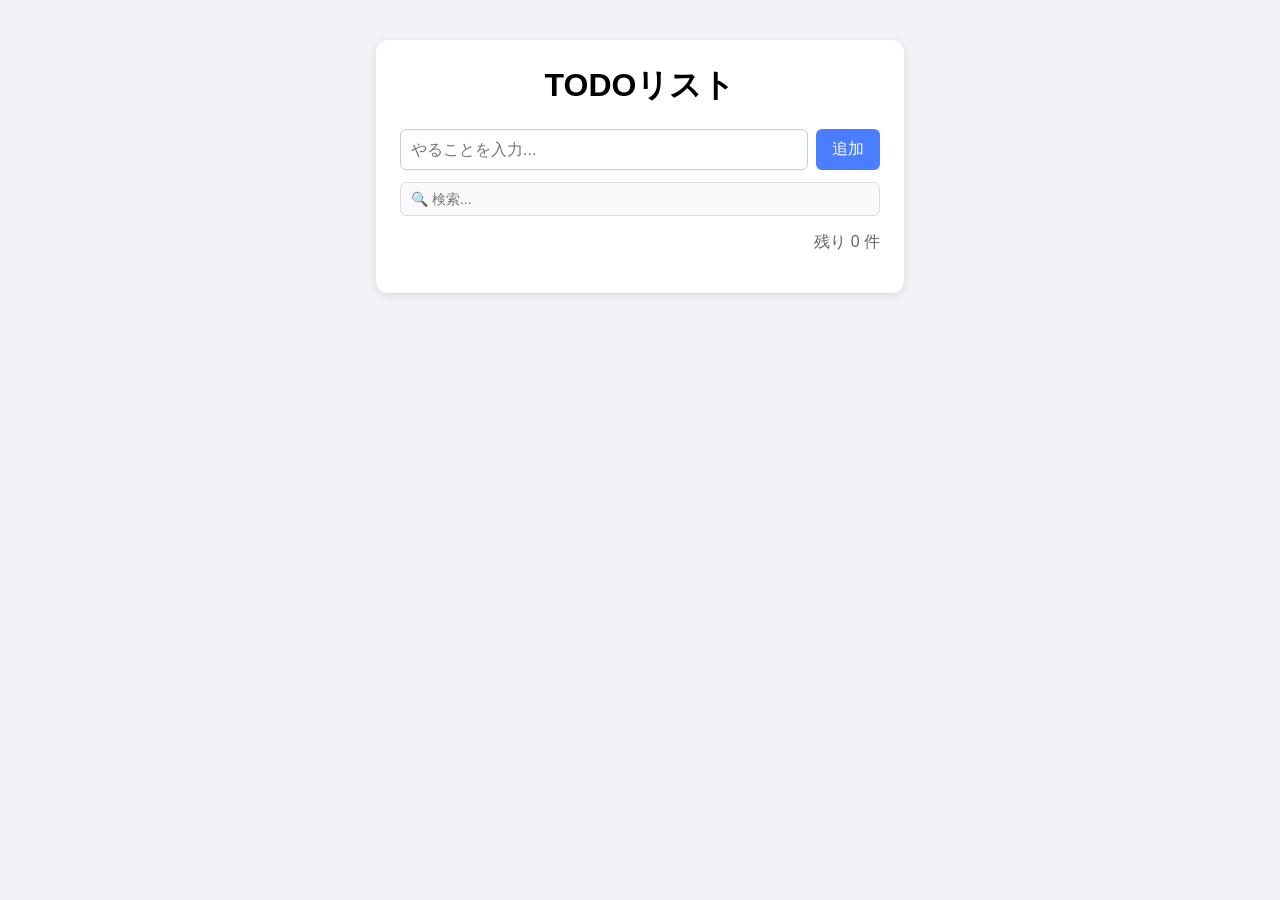
<file: TODOアプリ/index.html>
<!DOCTYPE html>
<html lang="ja">
<head>
  <meta charset="UTF-8">
  <meta name="viewport" content="width=device-width, initial-scale=1.0">
  <title>TODOアプリ</title>
  <link rel="stylesheet" href="style.css">
</head>
<body>
  <main class="app">
    <h1>TODOリスト</h1>

    <!-- ① 入力フォーム -->
    <form id="todo-form">
      <input id="todo-input" type="text" placeholder="やることを入力..." autocomplete="off">
      <button type="submit">追加</button>
    </form>

    <!-- 検索欄 -->
    <input id="search-input" type="search" placeholder="🔍 検索..." autocomplete="off">

    <!-- ② TODOの一覧（JavaScriptで中身を作る） -->
    <ul id="todo-list"></ul>

    <!-- ③ 残り件数 -->
    <p id="todo-count"></p>
  </main>

  <script src="script.js"></script>
</body>
</html>
</file>
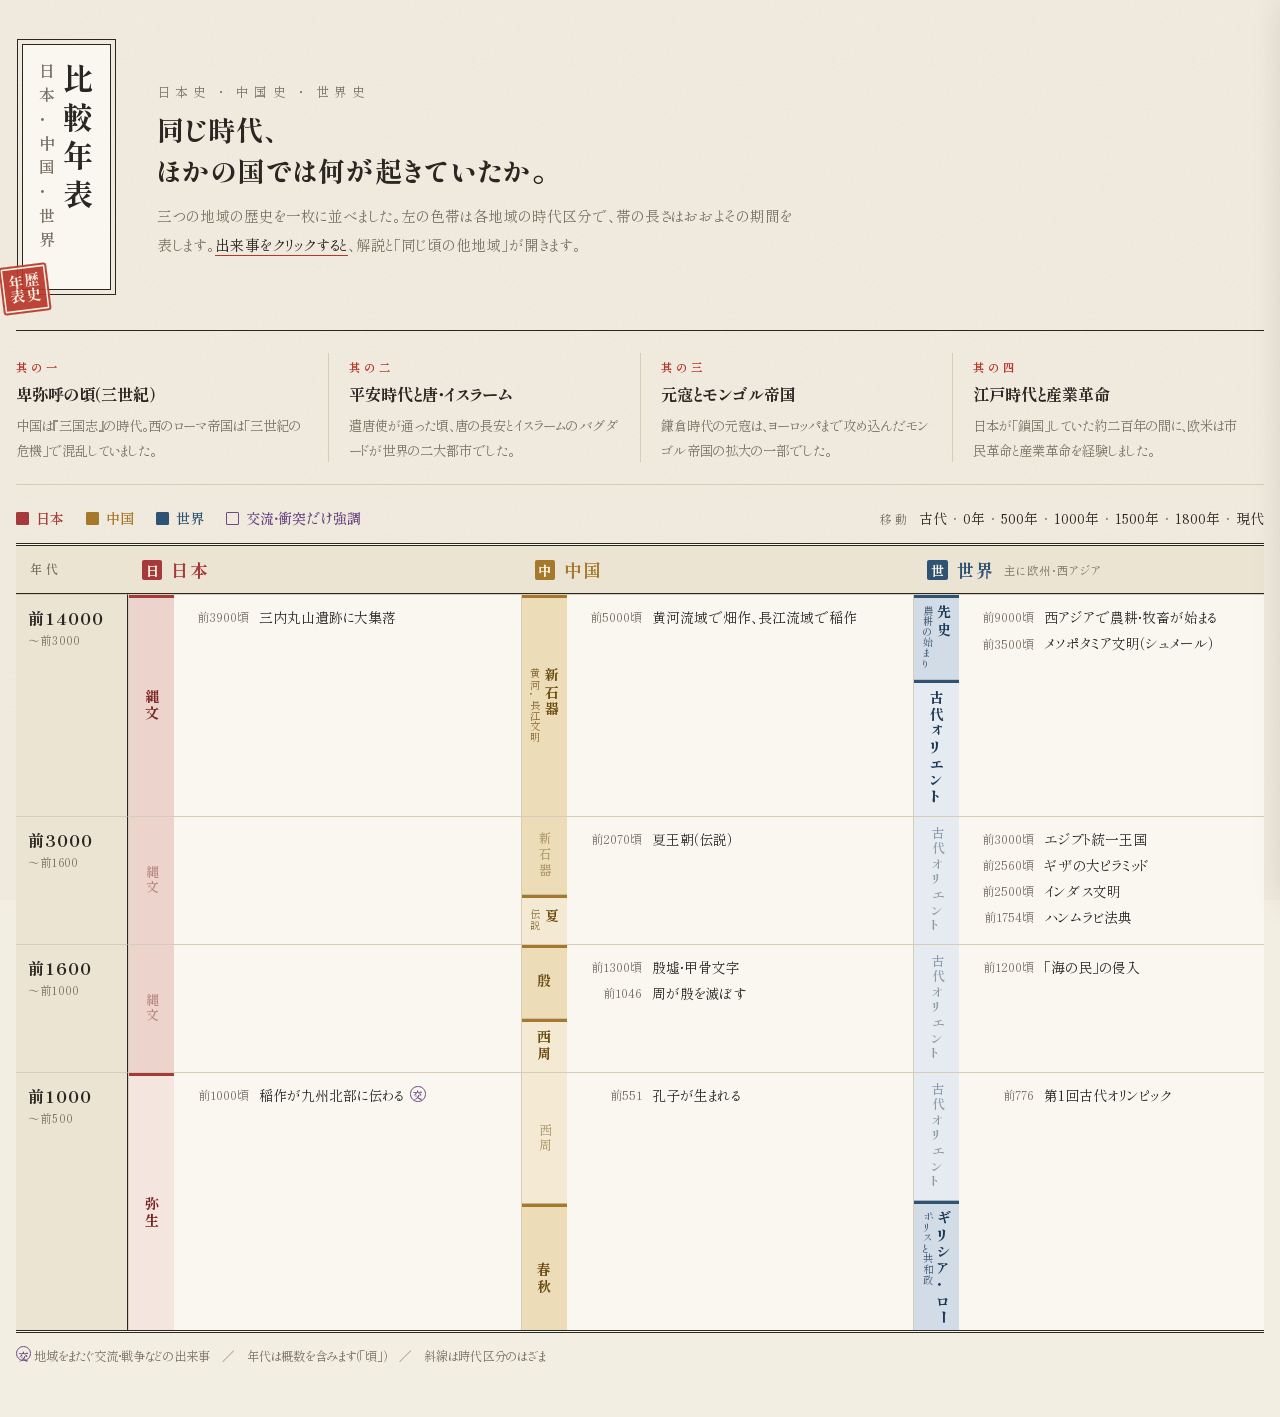
<file: 比較年表.html>
<!doctype html>
<html lang="ja">
<head>
<meta charset="utf-8">
<meta name="viewport" content="width=device-width, initial-scale=1">
<title>日中世界 比較年表</title>
<link rel="preconnect" href="https://fonts.googleapis.com">
<link rel="preconnect" href="https://fonts.gstatic.com" crossorigin>
<link href="https://fonts.googleapis.com/css2?family=Shippori+Mincho:wght@400;600;800&display=swap" rel="stylesheet">
<style>
:root{
  --paper:#f3eee2; --paper2:#ebe4d3; --card:#faf7f0; --ink:#2a2622; --sub:#7a7064; --rule:#d6ccb8; --rule2:#2a2622;
  --jp:#a63a3a; --jp1:#ecd4cc; --jp2:#f4e5df; --jpt:#7a2424;
  --cn:#a5782a; --cn1:#ecdcb8; --cn2:#f4ead3; --cnt:#6b4c10;
  --wd:#2e5374; --wd1:#d2dce6; --wd2:#e5ebf0; --wdt:#1c3955;
  --link:#6d4a83; --shu:#b8362a; --onshu:#fbf3e6;
  --grain:.07;
  --yearcol:112px; --eracol:46px; --evmin:200px;
}
@media (prefers-color-scheme: dark){
  :root:not([data-theme="light"]){
    --paper:#1b1916; --paper2:#25221d; --card:#201d19; --ink:#ebe4d6; --sub:#a59a89; --rule:#3d382f; --rule2:#cfc6b4;
    --jp:#e2897d; --jp1:#4a2a25; --jp2:#38221e; --jpt:#f3c6bd;
    --cn:#d9b46b; --cn1:#463a20; --cn2:#352d1b; --cnt:#f0daa9;
    --wd:#8fb4d6; --wd1:#24394b; --wd2:#1d2c39; --wdt:#cadbea;
    --link:#bf9fd4; --shu:#c4473a; --onshu:#fbefe3; --grain:.05;
  }
}
:root[data-theme="dark"]{
  --paper:#1b1916; --paper2:#25221d; --card:#201d19; --ink:#ebe4d6; --sub:#a59a89; --rule:#3d382f; --rule2:#cfc6b4;
  --jp:#e2897d; --jp1:#4a2a25; --jp2:#38221e; --jpt:#f3c6bd;
  --cn:#d9b46b; --cn1:#463a20; --cn2:#352d1b; --cnt:#f0daa9;
  --wd:#8fb4d6; --wd1:#24394b; --wd2:#1d2c39; --wdt:#cadbea;
  --link:#bf9fd4; --shu:#c4473a; --onshu:#fbefe3; --grain:.05;
}
*{box-sizing:border-box}
html{background:var(--paper)}
body{margin:0;color:var(--ink);background:var(--paper);
  font-family:"Shippori Mincho","Yu Mincho","YuMincho","Hiragino Mincho ProN","Noto Serif JP",serif;
  font-feature-settings:"palt";line-height:1.6;position:relative}
body::before{content:"";position:fixed;inset:0;pointer-events:none;z-index:0;opacity:var(--grain);
  background-image:url("data:image/svg+xml;utf8,<svg xmlns='http://www.w3.org/2000/svg' width='180' height='180'><filter id='n'><feTurbulence type='fractalNoise' baseFrequency='.85' numOctaves='3' stitchTiles='stitch'/><feColorMatrix values='0 0 0 0 .35 0 0 0 0 .27 0 0 0 0 .15 0 0 0 1 0'/></filter><rect width='100%25' height='100%25' filter='url(%23n)'/></svg>")}
.wrap{position:relative;z-index:1;max-width:1440px;margin:0 auto;padding:8px 16px 48px}

/* 表題 */
.masthead{display:grid;grid-template-columns:auto 1fr;gap:36px;align-items:center;padding:30px 0 26px;border-bottom:1px solid var(--rule2)}
.daisen{position:relative;margin:6px 10px 14px 6px;background:var(--card);border:1px solid var(--ink);
  outline:1px solid var(--ink);outline-offset:4px;padding:18px 12px 34px}
.daisen h1{writing-mode:vertical-rl;margin:0;font-weight:800;line-height:1.35}
.daisen h1 span{display:block}
.daisen .s{font-size:1rem;letter-spacing:.5em;color:var(--sub);font-weight:600}
.daisen .l{font-size:1.9rem;letter-spacing:.28em}
.seal{position:absolute;left:-22px;bottom:-24px;width:48px;height:48px;display:flex;align-items:center;justify-content:center;
  background:var(--shu);color:var(--onshu);border-radius:3px;transform:rotate(-7deg);
  box-shadow:inset 0 0 0 2px var(--shu),inset 0 0 0 3.5px var(--onshu);opacity:.92}
.seal span{writing-mode:vertical-rl;font-size:15px;line-height:1.05;height:2.15em;font-weight:800;letter-spacing:0}
.masthead>div:last-child{min-width:0}
.kicker{margin:0 0 6px;font-size:.8rem;letter-spacing:.4em;color:var(--sub)}
.masthead h2{margin:0 0 12px;font-size:1.7rem;font-weight:800;line-height:1.5;letter-spacing:.04em}
.lead{margin:0;max-width:44em;font-size:.92rem;line-height:1.95;color:var(--sub)}
.lead em{font-style:normal;color:var(--ink);border-bottom:1px solid var(--shu)}

/* 其の一〜四 */
.points{display:grid;grid-template-columns:repeat(4,1fr);padding:22px 0;border-bottom:1px solid var(--rule)}
.pt{padding:0 20px;border-left:1px solid var(--rule)}
.pt:first-child{border-left:0;padding-left:0}
.pt .no{font-size:.72rem;letter-spacing:.3em;color:var(--shu);font-weight:700}
.pt b{display:block;font-size:1.02rem;font-weight:800;margin:2px 0 6px}
.pt p{margin:0;font-size:.84rem;line-height:1.85;color:var(--sub)}

/* 操作 */
.controls{display:flex;flex-wrap:wrap;gap:10px 22px;align-items:center;margin:20px 0 12px;font-size:.88rem}
.controls label{display:inline-flex;gap:7px;align-items:center;cursor:pointer;user-select:none;font-weight:600}
.controls input{appearance:none;-webkit-appearance:none;margin:0;width:13px;height:13px;border:1.5px solid currentColor;
  border-radius:1px;display:grid;place-items:center;cursor:pointer;color:inherit;background:transparent}
.controls input:checked{background:currentColor}
.controls input:focus-visible{outline:2px solid var(--ink);outline-offset:2px}
.c-jp{color:var(--jp)} .c-cn{color:var(--cn)} .c-wd{color:var(--wd)} .c-lk{color:var(--link)}
.controls .spacer{flex:1}
.jump{display:flex;align-items:baseline;flex-wrap:wrap;gap:2px 0}
.jump .lbl{font-size:.74rem;letter-spacing:.2em;color:var(--sub);margin-right:10px}
.jump button{all:unset;cursor:pointer;font-size:.86rem;padding:2px 0}
.jump button+button::before{content:"・";color:var(--rule2);opacity:.5;margin:0 6px}
.jump button:hover{color:var(--shu)}
.jump button:focus-visible{outline:2px solid var(--ink)}

/* 年表本体 */
.scroller{overflow:auto;height:calc(100vh - 110px);min-height:440px;background:var(--card);
  border-top:3px double var(--rule2);border-bottom:3px double var(--rule2)}
.grid{display:grid;min-width:max-content}
.h{position:sticky;top:0;z-index:3;background:var(--paper2);padding:10px 14px 9px;
  border-bottom:1px solid var(--rule2);font-size:1.08rem;font-weight:800;letter-spacing:.12em;display:flex;align-items:center;gap:9px}
.h.hy{left:0;z-index:4;font-size:.78rem;color:var(--sub);letter-spacing:.3em;font-weight:600}
.h .mk{display:inline-grid;place-items:center;width:1.55em;height:1.55em;font-size:.82rem;color:var(--onshu);border-radius:2px;letter-spacing:0}
.h-jp{color:var(--jp)} .h-cn{color:var(--cn)} .h-wd{color:var(--wd)}
.h-jp .mk{background:var(--jp)} .h-cn .mk{background:var(--cn)} .h-wd .mk{background:var(--wd)}
.h small{font-weight:400;color:var(--sub);font-size:.72rem;letter-spacing:.05em}
.yc{position:sticky;left:0;z-index:2;background:var(--paper2);border-top:1px solid var(--rule);
  border-right:1px solid var(--rule2);padding:10px 12px}
.yc b{display:block;font-size:1.02rem;font-weight:800;letter-spacing:.06em}
.yc small{display:block;font-size:.72rem;color:var(--sub);font-variant-numeric:tabular-nums;letter-spacing:.02em}
.era{display:flex;flex-direction:column;border-top:1px solid var(--rule);border-left:1px solid var(--rule)}
.seg{display:flex;align-items:center;justify-content:center;padding:10px 0}
.seg>span{writing-mode:vertical-rl;display:block;line-height:1.15;white-space:nowrap}
.seg b{display:block;font-size:.88rem;font-weight:800;letter-spacing:.18em}
.seg small{display:block;font-size:.64rem;letter-spacing:.06em;opacity:.8;margin-right:3px}
.seg.cont b{font-weight:600;opacity:.45;font-size:.8rem}
.seg+.seg{border-top:1px solid color-mix(in srgb,var(--ink) 22%,transparent)}
.seg.gap{padding:0;min-height:6px;background:repeating-linear-gradient(135deg,transparent 0 3px,color-mix(in srgb,var(--ink) 14%,transparent) 3px 4px)}
.jp .s0{background:var(--jp1);color:var(--jpt)} .jp .s1{background:var(--jp2);color:var(--jpt)}
.cn .s0{background:var(--cn1);color:var(--cnt)} .cn .s1{background:var(--cn2);color:var(--cnt)}
.wd .s0{background:var(--wd1);color:var(--wdt)} .wd .s1{background:var(--wd2);color:var(--wdt)}
.jp .start{box-shadow:inset 0 3px 0 var(--jp)} .cn .start{box-shadow:inset 0 3px 0 var(--cn)} .wd .start{box-shadow:inset 0 3px 0 var(--wd)}
.evs{border-top:1px solid var(--rule);padding:9px 14px 11px;font-size:.87rem}
.ev{display:grid;grid-template-columns:4.4em 1fr;gap:10px;cursor:pointer;padding:2px 5px;margin:0 -5px;transition:opacity .15s}
.ev .y{text-align:right;color:var(--sub);font-size:.76rem;font-variant-numeric:tabular-nums;padding-top:.18em;white-space:nowrap}
.ev .t{line-height:1.6}
.ev:hover .t{text-decoration:underline;text-decoration-thickness:1px;text-underline-offset:4px;text-decoration-color:var(--sub)}
.ev:focus-visible{outline:1.5px solid var(--ink)}
.ev.link .t::after{content:"交";display:inline-grid;place-items:center;width:1.35em;height:1.35em;margin-left:6px;
  font-size:.62rem;font-weight:800;color:var(--link);border:1px solid var(--link);border-radius:50%;vertical-align:.15em;text-decoration:none}
.ev.sel{background:color-mix(in srgb,var(--shu) 10%,transparent);box-shadow:inset 2px 0 0 var(--shu)}
body.hl .ev:not(.link){opacity:.2}
body.hl .ev.link .t{color:var(--link);font-weight:600}
.legend{font-size:.78rem;color:var(--sub);margin:12px 0 0;line-height:1.9}
.legend .lk{display:inline-grid;place-items:center;width:1.4em;height:1.4em;font-size:.66rem;font-weight:800;color:var(--link);
  border:1px solid var(--link);border-radius:50%;vertical-align:.05em}

/* 解説パネル */
.panel{position:fixed;top:0;right:0;width:420px;max-width:100%;height:100%;z-index:20;background:var(--card);
  border-left:3px double var(--rule2);box-shadow:-14px 0 34px rgba(40,28,14,.16);padding:30px 28px 36px;overflow-y:auto;
  transform:translateX(105%);transition:transform .25s ease}
.panel.open{transform:none}
.panel .close{position:absolute;top:14px;right:14px;border:0;background:none;color:var(--sub);font:inherit;font-size:.8rem;
  letter-spacing:.2em;cursor:pointer;padding:4px 6px}
.panel .close:hover{color:var(--shu)}
.p-head{display:flex;align-items:center;gap:10px;flex-wrap:wrap}
.p-mark{display:inline-grid;place-items:center;width:2.1em;height:2.1em;font-weight:800;font-size:.9rem;color:var(--onshu);
  border-radius:3px;transform:rotate(-5deg);box-shadow:inset 0 0 0 2px transparent}
.p-mark.jp{background:var(--jp)} .p-mark.cn{background:var(--cn)} .p-mark.wd{background:var(--wd)}
.p-rn{font-size:.82rem;letter-spacing:.3em;color:var(--sub)}
.p-lk{font-size:.74rem;color:var(--link);border:1px solid var(--link);padding:1px 8px;border-radius:999px;letter-spacing:.08em}
.p-year{margin:18px 0 0;font-size:2.1rem;font-weight:800;line-height:1.1;font-variant-numeric:tabular-nums;letter-spacing:.02em}
.p-year small{font-size:.9rem;font-weight:600;margin-left:2px}
.panel h2{margin:6px 0 16px;font-size:1.32rem;font-weight:800;line-height:1.55;padding-bottom:14px;border-bottom:1px solid var(--rule2)}
.p-desc{font-size:.95rem;line-height:2.05;margin:0 0 24px}
.panel h3{display:flex;align-items:center;gap:12px;margin:22px 0 10px;font-size:.74rem;letter-spacing:.3em;color:var(--sub);font-weight:600}
.panel h3::after{content:"";flex:1;height:1px;background:var(--rule)}
.p-eras{display:grid;grid-template-columns:auto 1fr;gap:6px 14px;font-size:.9rem}
.p-eras .rn{font-weight:800;letter-spacing:.1em}
.p-near{display:flex;flex-direction:column}
.p-near button{all:unset;cursor:pointer;display:grid;grid-template-columns:10px 4.4em 1fr;gap:10px;align-items:baseline;
  font-size:.87rem;padding:6px 6px;border-bottom:1px dotted var(--rule)}
.p-near button:hover{background:var(--paper2)}
.p-near button:focus-visible{outline:1.5px solid var(--ink)}
.p-near .y{color:var(--sub);font-size:.76rem;text-align:right;font-variant-numeric:tabular-nums}
.p-near .dot{width:8px;height:8px;border-radius:1px;transform:translateY(-1px)}
.p-none{font-size:.85rem;color:var(--sub)}

@media (max-width:900px){
  .points{grid-template-columns:1fr 1fr;gap:18px 0}
  .pt:nth-child(3){border-left:0;padding-left:0}
}
@media (max-width:640px){
  :root{--yearcol:78px;--eracol:36px;--evmin:160px}
  .masthead{gap:20px;padding:22px 0 20px}
  .daisen .l{font-size:1.4rem} .daisen .s{font-size:.85rem}
  .masthead h2{font-size:1.2rem}
  .lead{font-size:.86rem}
  .points{grid-template-columns:1fr;gap:0}
  .pt{border-left:0;padding:12px 0;border-top:1px solid var(--rule)}
  .pt:first-child{border-top:0}
  .yc{padding:8px 8px} .yc b{font-size:.88rem}
  .seg b{font-size:.78rem;letter-spacing:.1em}
  .evs{font-size:.82rem;padding:8px 9px}
  .ev{grid-template-columns:1fr;gap:0}
  .ev .y{text-align:left}
  .panel{top:auto;bottom:0;height:auto;max-height:74vh;width:100%;border-left:0;border-top:3px double var(--rule2);
    transform:translateY(105%);box-shadow:0 -12px 30px rgba(40,28,14,.2);padding:24px 20px 30px}
}
</style>
</head>
<body>
<div class="wrap">
  <header class="masthead">
    <div class="daisen">
      <h1><span class="l">比較年表</span><span class="s">日本・中国・世界</span></h1>
      <div class="seal" aria-hidden="true"><span>歴史年表</span></div>
    </div>
    <div>
      <p class="kicker">日本史 ・ 中国史 ・ 世界史</p>
      <h2>同じ時代、<br>ほかの国では何が起きていたか。</h2>
      <p class="lead">三つの地域の歴史を一枚に並べました。左の色帯は各地域の時代区分で、帯の長さはおおよその期間を表します。<em>出来事をクリックすると</em>、解説と「同じ頃の他地域」が開きます。</p>
    </div>
  </header>

  <section class="points">
    <div class="pt"><span class="no">其の一</span><b>卑弥呼の頃（三世紀）</b><p>中国は『三国志』の時代。西のローマ帝国は「三世紀の危機」で混乱していました。</p></div>
    <div class="pt"><span class="no">其の二</span><b>平安時代と唐・イスラーム</b><p>遣唐使が通った頃、唐の長安とイスラームのバグダードが世界の二大都市でした。</p></div>
    <div class="pt"><span class="no">其の三</span><b>元寇とモンゴル帝国</b><p>鎌倉時代の元寇は、ヨーロッパまで攻め込んだモンゴル帝国の拡大の一部でした。</p></div>
    <div class="pt"><span class="no">其の四</span><b>江戸時代と産業革命</b><p>日本が「鎖国」していた約二百年の間に、欧米は市民革命と産業革命を経験しました。</p></div>
  </section>

  <div class="controls">
    <label class="c-jp"><input type="checkbox" data-r="jp" checked>日本</label>
    <label class="c-cn"><input type="checkbox" data-r="cn" checked>中国</label>
    <label class="c-wd"><input type="checkbox" data-r="wd" checked>世界</label>
    <label class="c-lk"><input type="checkbox" id="hl">交流・衝突だけ強調</label>
    <span class="spacer"></span>
    <div class="jump"><span class="lbl">移動</span><span id="jump" style="display:contents"></span></div>
  </div>

  <div class="scroller" id="scroller"><div class="grid" id="grid"></div></div>
  <p class="legend"><span class="lk">交</span> 地域をまたぐ交流・戦争などの出来事　／　年代は概数を含みます（「頃」）　／　斜線は時代区分のはざま</p>
</div>

<aside class="panel" id="panel" aria-hidden="true">
  <button class="close" id="pclose" aria-label="閉じる">閉じる ×</button>
  <div id="pbody"></div>
</aside>

<script>
const REGIONS=[
  {key:"jp",name:"日本",sub:""},
  {key:"cn",name:"中国",sub:""},
  {key:"wd",name:"世界",sub:"主に欧州・西アジア"},
];
const ROWS=[-14000,-3000,-1600,-1000,-500,-200,0,100,200,300,400,500,600,700,800,900,1000,1100,1200,1300,1400,1500,1600,1700,1800,1850,1900,1925,1950,1975,2000,2027];

// [開始, 終了, 名前]
const ERAS={
 jp:[[-14000,-1000,"縄文"],[-1000,250,"弥生"],[250,592,"古墳"],[592,710,"飛鳥"],[710,794,"奈良"],[794,1185,"平安"],
     [1185,1333,"鎌倉"],[1336,1392,"南北朝"],[1392,1467,"室町"],[1467,1573,"戦国"],[1573,1603,"安土桃山"],
     [1603,1868,"江戸"],[1868,1912,"明治"],[1912,1926,"大正"],[1926,1989,"昭和"],[1989,2019,"平成"],[2019,2027,"令和"]],
 cn:[[-14000,-2070,"新石器（黄河・長江文明）"],[-2070,-1600,"夏（伝説）"],[-1600,-1046,"殷"],[-1046,-770,"西周"],
     [-770,-403,"春秋"],[-403,-221,"戦国"],[-221,-206,"秦"],[-206,8,"前漢"],[8,23,"新"],[25,220,"後漢"],[220,280,"三国"],
     [280,316,"西晋"],[316,420,"東晋・五胡十六国"],[420,589,"南北朝"],[589,618,"隋"],[618,907,"唐"],[907,960,"五代十国"],
     [960,1127,"北宋"],[1127,1279,"南宋（北は金）"],[1279,1368,"元"],[1368,1644,"明"],[1644,1912,"清"],
     [1912,1949,"中華民国"],[1949,2027,"中華人民共和国"]],
 wd:[[-14000,-3500,"先史（農耕の始まり）"],[-3500,-800,"古代オリエント"],[-800,-27,"ギリシア・ローマ（ポリスと共和政）"],
     [-27,476,"ローマ帝国"],[476,1453,"中世"],[1453,1789,"近世（ルネサンス・大航海）"],
     [1789,1914,"近代（革命と帝国主義）"],[1914,1945,"世界大戦"],[1945,1991,"冷戦"],[1991,2027,"現代（グローバル化）"]],
};

// [年, 出来事, フラグ]  c=頃  l=地域間の交流・衝突
const EVENTS={
 jp:[[-3900,"三内丸山遺跡に大集落","c"],[-1000,"稲作が九州北部に伝わる","cl"],[57,"奴国王が後漢から金印を授かる","l"],
   [239,"卑弥呼が魏に使いを送る","l"],[350,"ヤマト王権が勢力を広げる","c"],[538,"百済から仏教が伝わる","l"],
   [593,"聖徳太子が政治に参加"],[604,"十七条の憲法"],[607,"遣隋使（小野妹子）","l"],[630,"第1回遣唐使","l"],
   [645,"大化の改新"],[663,"白村江の戦いで唐・新羅に敗れる","l"],[701,"大宝律令"],[710,"平城京に遷都"],
   [743,"墾田永年私財法"],[752,"東大寺の大仏開眼"],[754,"鑑真が来日","l"],[794,"平安京に遷都"],[894,"遣唐使の停止","l"],
   [935,"平将門の乱"],[1008,"『源氏物語』","c"],[1016,"藤原道長が摂政に"],[1086,"白河上皇が院政を始める"],
   [1167,"平清盛が太政大臣に"],[1185,"壇ノ浦の戦い／守護・地頭の設置"],[1192,"源頼朝が征夷大将軍に"],
   [1221,"承久の乱"],[1274,"元寇（1274文永の役・1281弘安の役）","l"],[1333,"鎌倉幕府が滅ぶ／建武の新政"],
   [1338,"足利尊氏が征夷大将軍に"],[1392,"南北朝の合一"],[1404,"日明（勘合）貿易が始まる","l"],[1467,"応仁の乱"],
   [1543,"鉄砲伝来","l"],[1549,"ザビエルがキリスト教を伝える","l"],[1560,"桶狭間の戦い"],[1573,"室町幕府が滅ぶ"],
   [1590,"豊臣秀吉が全国統一"],[1592,"朝鮮出兵（文禄・慶長の役）","l"],[1600,"関ヶ原の戦い"],[1603,"江戸幕府が開かれる"],
   [1639,"ポルトガル船の来航禁止（鎖国の完成）","l"],[1716,"享保の改革"],[1774,"『解体新書』（蘭学）","l"],
   [1787,"寛政の改革"],[1841,"天保の改革"],[1853,"ペリー来航","l"],[1854,"日米和親条約","l"],[1867,"大政奉還"],
   [1868,"明治維新"],[1889,"大日本帝国憲法"],[1894,"日清戦争","l"],[1904,"日露戦争","l"],[1910,"韓国併合","l"],
   [1914,"第一次世界大戦に参戦","l"],[1923,"関東大震災"],[1925,"普通選挙法"],[1931,"満州事変","l"],
   [1937,"日中戦争","l"],[1941,"太平洋戦争","l"],[1945,"ポツダム宣言を受諾し敗戦","l"],[1946,"日本国憲法の公布"],
   [1951,"サンフランシスコ平和条約","l"],[1956,"国際連合に加盟","l"],[1964,"東京オリンピック"],[1972,"日中国交正常化","l"],
   [1991,"バブル経済の崩壊","c"],[1995,"阪神・淡路大震災"],[2011,"東日本大震災"],[2019,"令和に改元"]],
 cn:[[-5000,"黄河流域で畑作、長江流域で稲作","c"],[-2070,"夏王朝（伝説）","c"],[-1300,"殷墟・甲骨文字","c"],
   [-1046,"周が殷を滅ぼす"],[-551,"孔子が生まれる"],[-403,"戦国時代に入る"],[-221,"始皇帝が中国を統一"],
   [-202,"劉邦が漢を建てる"],[-139,"張騫を西域へ派遣（シルクロード）","l"],[-91,"司馬遷『史記』","c"],
   [8,"王莽が新を建てる"],[25,"光武帝が後漢を建てる"],[105,"蔡倫が製紙法を改良"],[166,"ローマ皇帝の使者が来る（大秦王安敦）","l"],
   [184,"黄巾の乱"],[208,"赤壁の戦い"],[220,"後漢が滅び三国時代へ"],[280,"晋が中国を統一"],[316,"西晋が滅ぶ"],
   [439,"北魏が華北を統一"],[589,"隋が中国を統一"],[610,"大運河が完成"],[618,"唐が建国"],[629,"玄奘がインドへ旅立つ","l"],
   [690,"則天武后が即位"],[712,"玄宗が即位（開元の治）"],[751,"タラス河畔の戦い","l"],[755,"安史の乱"],[875,"黄巣の乱"],
   [907,"唐が滅ぶ"],[960,"宋が建国"],[1127,"靖康の変（金が北宋を滅ぼす）"],[1206,"チンギス・ハンがモンゴルを統一","l"],
   [1271,"フビライが国号を「元」に"],[1279,"南宋が滅ぶ"],[1275,"マルコ・ポーロが元に到着","cl"],[1368,"朱元璋が明を建てる"],
   [1405,"鄭和の南海遠征","l"],[1421,"北京に遷都"],[1557,"ポルトガルがマカオに居住","l"],[1644,"明が滅び、清が北京へ"],
   [1661,"康熙帝が即位"],[1689,"ネルチンスク条約（ロシアと国境画定）","l"],[1735,"乾隆帝が即位"],
   [1840,"アヘン戦争","l"],[1851,"太平天国の乱"],[1894,"日清戦争","l"],[1900,"義和団事件","l"],[1911,"辛亥革命"],
   [1912,"中華民国の成立・清の滅亡"],[1919,"五・四運動"],[1921,"中国共産党の結成"],[1937,"日中戦争","l"],
   [1949,"中華人民共和国の成立"],[1950,"朝鮮戦争に参戦","l"],[1966,"文化大革命"],[1978,"改革開放"],[1989,"天安門事件"],
   [1997,"香港返還","l"],[2008,"北京オリンピック"],[2010,"GDPが世界2位に","l"]],
 wd:[[-9000,"西アジアで農耕・牧畜が始まる","c"],[-3500,"メソポタミア文明（シュメール）","c"],[-3000,"エジプト統一王国","c"],
   [-2560,"ギザの大ピラミッド","c"],[-2500,"インダス文明","c"],[-1754,"ハンムラビ法典","c"],[-1200,"「海の民」の侵入","c"],
   [-776,"第1回古代オリンピック"],[-500,"釈迦が仏教を開く","c"],[-490,"ペルシア戦争"],
   [-334,"アレクサンドロス大王の東方遠征"],[-264,"ポエニ戦争"],[-44,"カエサル暗殺"],[-27,"ローマ帝政の始まり"],
   [-4,"イエスが生まれる","c"],[96,"ローマ「五賢帝」時代"],[235,"「3世紀の危機」"],[313,"ミラノ勅令（キリスト教公認）"],
   [375,"ゲルマン人の大移動"],[395,"ローマ帝国が東西に分裂"],[476,"西ローマ帝国が滅ぶ"],
   [527,"ユスティニアヌス帝（ビザンツ帝国）"],[610,"ムハンマドがイスラームを開く","c"],[732,"トゥール・ポワティエ間の戦い"],
   [751,"タラス河畔の戦い（製紙法が西へ）","l"],[762,"バグダード建設"],[800,"カール大帝の戴冠"],[962,"神聖ローマ帝国の成立"],
   [1096,"第1回十字軍"],[1215,"マグナ・カルタ"],[1241,"モンゴル軍が東欧に侵攻","l"],[1299,"オスマン帝国の成立","c"],
   [1347,"ペストの大流行"],[1445,"グーテンベルクの活版印刷","c"],[1453,"ビザンツ帝国が滅ぶ"],
   [1492,"コロンブスがアメリカに到達"],[1498,"ヴァスコ・ダ・ガマがインドに到達","l"],[1517,"ルターの宗教改革"],
   [1522,"マゼラン艦隊が世界一周"],[1588,"英がスペイン無敵艦隊を破る"],[1600,"イギリス東インド会社","l"],
   [1618,"三十年戦争"],[1688,"名誉革命"],[1760,"イギリスで産業革命","c"],[1776,"アメリカ独立宣言"],
   [1789,"フランス革命"],[1804,"ナポレオンが皇帝に"],[1861,"アメリカ南北戦争"],[1871,"ドイツ帝国の成立"],
   [1914,"第一次世界大戦","l"],[1917,"ロシア革命"],[1929,"世界恐慌"],[1939,"第二次世界大戦","l"],[1945,"国際連合の発足"],
   [1950,"朝鮮戦争","l"],[1962,"キューバ危機"],[1969,"アポロ11号が月面着陸"],[1989,"ベルリンの壁崩壊"],
   [1991,"ソ連の崩壊"],[1993,"EUの発足"],[2001,"アメリカ同時多発テロ"],[2008,"リーマン・ショック"],
   [2020,"新型コロナウイルスの世界的流行"],[2022,"ロシアのウクライナ侵攻"]],
};

const JUMPS=[["古代",-14000],["0年",0],["500年",500],["1000年",1000],["1500年",1500],["1800年",1800],["現代",1950]];

const fmt=y=>y<0?`前${-y}`:y===0?"紀元":`${y}`;
const KAN=["","一","二","三","四","五","六","七","八","九","十"];
const kan=n=>n<=10?KAN[n]:(n<20?"十":KAN[Math.floor(n/10)]+"十")+KAN[n%10];
function rowLabel(a,b){
  if(a>=0&&b-a===100&&a<1800) return `<b>${kan(a/100+1)}世紀</b><small>${a}–${b-1}</small>`;
  if(b===2027) return `<b>${a}</b><small>〜現在</small>`;
  return `<b>${fmt(a)}</b><small>〜${b<=0?fmt(b===0?-1:b):b-1}</small>`;
}
function eraCell(key,a,b){
  const list=ERAS[key];let cur=a,out="";
  list.forEach((e,i)=>{
    const s=Math.max(e[0],a),t=Math.min(e[1],b);
    if(t<=s) return;
    if(s>cur) out+=`<div class="seg gap" style="flex:${s-cur}"></div>`;
    const cont=e[0]<a, m=e[2].match(/^(.*?)（(.*)）$/), main=m?m[1]:e[2];
    const label=cont?`<b>${main}</b>`:`<b>${main}</b>${m?`<small>${m[2]}</small>`:""}`;
    out+=`<div class="seg s${i%2}${cont?" cont":" start"}" style="flex:${t-s}" title="${e[2]}（${fmt(e[0])}〜${e[1]===2027?"現在":fmt(e[1])}）"><span>${label}</span></div>`;
    cur=t;
  });
  if(cur<b) out+=`<div class="seg gap" style="flex:${b-cur}"></div>`;
  return `<div class="era ${key}">${out}</div>`;
}
const yLabel=e=>`${fmt(e[0])}${(e[2]||"").includes("c")?"頃":""}`;
function evCell(key,a,b,last){
  const evs=EVENTS[key].map((e,i)=>[e,i]).filter(([e])=>e[0]>=a&&(e[0]<b||(last&&e[0]<=b))).sort((x,y)=>x[0][0]-y[0][0]);
  return `<div class="evs">${evs.map(([e,i])=>{
    const f=e[2]||"";
    return `<div class="ev${f.includes("l")?" link":""}" role="button" tabindex="0" data-k="${key}" data-i="${i}"><span class="y">${yLabel(e)}</span><span class="t">${e[1]}</span></div>`;
  }).join("")}</div>`;
}
const state={jp:true,cn:true,wd:true};
const grid=document.getElementById("grid");
function render(){
  const vis=REGIONS.filter(r=>state[r.key]);
  grid.style.gridTemplateColumns=`var(--yearcol) `+vis.map(()=>`var(--eracol) minmax(var(--evmin),1fr)`).join(" ");
  let h=`<div class="h hy">年代</div>`+vis.map(r=>`<div class="h h-${r.key}" style="grid-column:span 2"><span class="mk">${r.name[0]}</span>${r.name}${r.sub?`<small>${r.sub}</small>`:""}</div>`).join("");
  for(let i=0;i<ROWS.length-1;i++){
    const a=ROWS[i],b=ROWS[i+1],last=i===ROWS.length-2;
    h+=`<div class="yc" id="r${a}">${rowLabel(a,b)}</div>`+vis.map(r=>eraCell(r.key,a,b)+evCell(r.key,a,b,last)).join("");
  }
  grid.innerHTML=h;
}
document.querySelectorAll("[data-r]").forEach(cb=>cb.addEventListener("change",()=>{
  state[cb.dataset.r]=cb.checked;
  if(!Object.values(state).some(Boolean)){cb.checked=true;state[cb.dataset.r]=true;}
  render();
}));
document.getElementById("hl").addEventListener("change",e=>document.body.classList.toggle("hl",e.target.checked));
const scroller=document.getElementById("scroller");
document.getElementById("jump").innerHTML=JUMPS.map(([n,y])=>`<button data-y="${y}">${n}</button>`).join("");
document.getElementById("jump").addEventListener("click",e=>{
  const y=e.target.dataset&&e.target.dataset.y; if(y===undefined) return;
  const el=document.getElementById("r"+y); if(!el) return;
  scroller.scrollTo({top:el.offsetTop-scroller.querySelector(".h").offsetHeight,behavior:"smooth"});
});

// 出来事の説明（地域ごと、出来事名をキーにする）
const DESC={
 jp:{
  "三内丸山遺跡に大集落":"青森県にある縄文時代の大規模な集落跡。約1500年にわたって人々が定住し、大型の掘立柱建物やクリの栽培の跡が見つかっています。",
  "稲作が九州北部に伝わる":"大陸や朝鮮半島から水田稲作が伝わり、弥生時代が始まりました。食料を蓄えられるようになり、貧富の差やムラ同士の争いが生まれました。",
  "奴国王が後漢から金印を授かる":"福岡県付近にあった奴国の王が後漢の光武帝に使いを送り、「漢委奴国王」の金印を授かりました。江戸時代に志賀島で発見されています。",
  "卑弥呼が魏に使いを送る":"邪馬台国の女王・卑弥呼が魏に使いを送り、「親魏倭王」の称号と銅鏡などを授かりました。『魏志』倭人伝に記録が残っています。",
  "ヤマト王権が勢力を広げる":"奈良盆地を中心とする豪族の連合が各地に勢力を広げました。巨大な前方後円墳がその力を示しています。",
  "百済から仏教が伝わる":"朝鮮半島の百済の聖明王から仏像や経典が贈られました（552年説もあります）。受け入れをめぐって蘇我氏と物部氏が対立しました。",
  "聖徳太子が政治に参加":"推古天皇のもとで聖徳太子（厩戸王）が蘇我馬子と協力して政治を行い、天皇中心の国づくりを進めました。",
  "十七条の憲法":"役人の心構えを示した決まりです。「和を以て貴しとなす」で始まり、仏教や儒教の考えが取り入れられています。",
  "遣隋使（小野妹子）":"小野妹子を隋に派遣し、対等な外交を目指しました。「日出づる処の天子」で始まる国書に、隋の煬帝は不快感を示したといわれます。",
  "第1回遣唐使":"犬上御田鍬を唐に派遣しました。以後約260年間、留学生や僧が唐の制度・文化・仏教を日本に持ち帰りました。",
  "大化の改新":"中大兄皇子と中臣鎌足が蘇我氏を倒し（乙巳の変）、土地と人民を国家のものとする公地公民などの改革を始めました。",
  "白村江の戦いで唐・新羅に敗れる":"滅んだ百済の復興を助けるため朝鮮半島に出兵しましたが、唐・新羅の連合軍に大敗しました。その後、九州に水城や山城を築いて守りを固めました。",
  "大宝律令":"唐の律令を手本にした法律です。刑罰を定める「律」と政治の仕組みを定める「令」がそろい、律令国家の体制が整いました。",
  "平城京に遷都":"唐の都・長安を手本にした平城京（奈良）に都を移しました。奈良時代の始まりです。",
  "墾田永年私財法":"新しく開墾した土地をいつまでも私有することを認めた法です。公地公民の原則がくずれ、のちの荘園のもとになりました。",
  "東大寺の大仏開眼":"聖武天皇が仏教の力で国を守ろうと大仏を造らせました。開眼供養にはインドの僧も参加した国際的な行事でした。",
  "鑑真が来日":"唐の高僧・鑑真が5度の渡航失敗と失明を乗り越えて来日し、正式な戒律を伝えました。のちに唐招提寺を開いています。",
  "平安京に遷都":"桓武天皇が京都の平安京に都を移しました。以後、約1000年にわたって京都が都となります。",
  "遣唐使の停止":"菅原道真の提案で遣唐使の派遣が停止されました。唐の衰えが理由で、以後、日本風の国風文化が発達しました。",
  "平将門の乱":"関東で平将門が反乱を起こし「新皇」を名乗りました。瀬戸内海の藤原純友の乱とともに、武士の力が注目されるきっかけとなりました。",
  "『源氏物語』":"紫式部が書いた長編物語です。かな文字の発達を背景に、宮廷の女性たちによる文学が花開きました。",
  "藤原道長が摂政に":"娘を次々と天皇の后にして権力を握り、摂関政治の全盛期を築きました。「この世をば我が世とぞ思ふ」の歌で知られます。",
  "白河上皇が院政を始める":"天皇の位を譲った上皇が実権を握って政治を行う院政が始まり、摂関家の力が弱まりました。",
  "平清盛が太政大臣に":"武士として初めて太政大臣となり、平氏が政権を握りました。宋との貿易（日宋貿易）にも力を入れました。",
  "壇ノ浦の戦い／守護・地頭の設置":"源義経らが平氏を滅ぼしました。源頼朝は国ごとに守護、荘園ごとに地頭を置き、武家政権の基礎を固めました。",
  "源頼朝が征夷大将軍に":"頼朝が征夷大将軍に任じられ、鎌倉幕府の体制が整いました。将軍と御家人は「御恩と奉公」の関係で結ばれました。",
  "承久の乱":"後鳥羽上皇が幕府を倒そうと兵を挙げましたが敗れました。幕府は京都に六波羅探題を置き、西日本にも支配を広げました。",
  "元寇（1274文永の役・1281弘安の役）":"モンゴル帝国（元）が二度にわたって九州北部に攻め込みました。暴風雨もあって撃退しましたが、恩賞が不十分で御家人の不満が高まりました。",
  "鎌倉幕府が滅ぶ／建武の新政":"後醍醐天皇が足利尊氏や新田義貞の協力で幕府を倒し、天皇中心の政治を始めましたが、武士の不満から2年あまりで崩れました。",
  "足利尊氏が征夷大将軍に":"尊氏が京都に幕府を開きました。後醍醐天皇は吉野に移り、朝廷が南朝と北朝に分かれました。",
  "南北朝の合一":"3代将軍足利義満のもとで南朝と北朝が一つになり、約60年続いた内乱が終わりました。",
  "日明（勘合）貿易が始まる":"足利義満が明と国交を開き、勘合という証明書を使った貿易を始めました。銅銭や生糸が輸入されました。",
  "応仁の乱":"将軍の跡継ぎ争いなどから京都で11年続いた大乱です。幕府の力が衰え、戦国時代の始まりとされます。",
  "鉄砲伝来":"種子島に漂着したポルトガル人が鉄砲を伝えました。国内でも生産されるようになり、戦い方や城づくりを大きく変えました。",
  "ザビエルがキリスト教を伝える":"イエズス会の宣教師フランシスコ・ザビエルが鹿児島に来て布教しました。南蛮貿易とともにキリスト教が広まりました。",
  "桶狭間の戦い":"織田信長が大軍を率いる今川義元を奇襲で破り、天下統一への足がかりを得ました。",
  "室町幕府が滅ぶ":"織田信長が将軍足利義昭を京都から追放し、室町幕府は滅びました。",
  "豊臣秀吉が全国統一":"秀吉が小田原の北条氏を倒して全国を統一しました。太閤検地や刀狩で武士と農民の区別（兵農分離）を進めました。",
  "朝鮮出兵（文禄・慶長の役）":"秀吉が明の征服を目指して朝鮮に二度出兵しましたが、朝鮮の抵抗と明の援軍で苦戦し、秀吉の死で撤退しました。",
  "関ヶ原の戦い":"徳川家康の東軍が石田三成らの西軍を破り、家康が天下の実権を握りました。",
  "江戸幕府が開かれる":"家康が征夷大将軍となり江戸に幕府を開きました。以後約260年続く江戸時代の始まりです。",
  "ポルトガル船の来航禁止（鎖国の完成）":"キリスト教の禁止を徹底するため、ポルトガル船の来航を禁じました。以後、長崎でオランダ・中国とだけ貿易を行いました（朝鮮・琉球・アイヌとの交流は続きました）。",
  "享保の改革":"8代将軍徳川吉宗の改革です。倹約、新田開発、目安箱の設置などで幕府財政の立て直しを図りました。",
  "『解体新書』（蘭学）":"杉田玄白・前野良沢らがオランダ語の解剖書を翻訳して出版しました。蘭学（西洋の学問）が広がるきっかけとなりました。",
  "寛政の改革":"老中松平定信の改革です。倹約や農村の立て直し、朱子学以外の学問の制限などを行いました。",
  "天保の改革":"老中水野忠邦の改革です。株仲間の解散などを行いましたが、反発が強く2年あまりで失敗しました。",
  "ペリー来航":"アメリカのペリーが軍艦4隻で浦賀に来航し、開国を求めました。幕末の動乱の始まりです。",
  "日米和親条約":"下田と函館の2港を開き、アメリカ船に燃料や食料を与えることを約束しました。鎖国体制が終わりました。",
  "大政奉還":"15代将軍徳川慶喜が政権を朝廷に返上し、江戸幕府が終わりました。",
  "明治維新":"五箇条の御誓文が出され、新政府が成立しました。廃藩置県・学制・徴兵令・地租改正などで近代国家づくりを進めました。",
  "大日本帝国憲法":"ドイツの憲法を参考にした、アジアで初めての本格的な近代憲法です。翌年には帝国議会が開かれました。",
  "日清戦争":"朝鮮をめぐって清と戦い勝利しました。下関条約で台湾などを得て、多額の賠償金を受け取りました。",
  "日露戦争":"満州・朝鮮をめぐってロシアと戦い、辛うじて勝利しました。アジアの国が欧米の大国に勝ったとして世界に衝撃を与えました。",
  "韓国併合":"韓国を植民地とし、朝鮮総督府を置いて1945年まで支配しました。",
  "第一次世界大戦に参戦":"日英同盟を理由に参戦し、中国の山東半島などにあったドイツの拠点を攻撃しました。中国には二十一か条の要求を出しました。",
  "関東大震災":"関東地方を襲った大地震で、10万人以上が死亡・行方不明となりました。",
  "普通選挙法":"25歳以上のすべての男子に選挙権が与えられました。同じ年に治安維持法も制定されています。",
  "満州事変":"関東軍が南満州鉄道の線路を爆破し、満州を占領しました。翌年「満州国」を建国し、日本はのちに国際連盟を脱退しました。",
  "日中戦争":"北京郊外の盧溝橋事件をきっかけに、中国との全面戦争となりました。",
  "太平洋戦争":"ハワイの真珠湾攻撃やマレー半島上陸により、アメリカ・イギリスなどと開戦しました。",
  "ポツダム宣言を受諾し敗戦":"広島・長崎への原爆投下、ソ連の参戦を経て降伏しました。連合国軍（GHQ）による占領が始まりました。",
  "日本国憲法の公布":"国民主権・基本的人権の尊重・平和主義を三原則とする憲法です。翌1947年に施行されました。",
  "サンフランシスコ平和条約":"48か国と平和条約を結び、翌年に独立を回復しました。同じ日に日米安全保障条約も結ばれました。",
  "国際連合に加盟":"日ソ共同宣言でソ連との国交が回復し、国際連合への加盟が実現しました。",
  "東京オリンピック":"アジアで初めてのオリンピックです。東海道新幹線も開業し、高度経済成長を象徴する出来事となりました。",
  "日中国交正常化":"田中角栄首相が中国を訪れ、日中共同声明で国交を正常化しました。",
  "バブル経済の崩壊":"株価や地価が急落し、長い景気低迷（「失われた30年」とも）が始まりました。",
  "阪神・淡路大震災":"兵庫県南部を襲った大地震で6000人以上が亡くなりました。ボランティア活動が広がるきっかけにもなりました。",
  "東日本大震災":"巨大地震と津波で甚大な被害が出ました。福島第一原子力発電所の事故も起きました。",
  "令和に改元":"天皇の退位により約200年ぶりに生前の代替わりが行われ、元号が令和になりました。",
 },
 cn:{
  "黄河流域で畑作、長江流域で稲作":"黄河流域ではアワ・キビの畑作（仰韶文化など）、長江流域では稲作（河姆渡文化など）が行われていました。",
  "夏王朝（伝説）":"『史記』に記される中国最古の王朝です。実在は確定していませんが、二里頭遺跡との関係が議論されています。",
  "殷墟・甲骨文字":"殷の都の跡（殷墟）から、占いの結果を亀の甲や牛の骨に刻んだ甲骨文字が見つかりました。漢字の祖先にあたります。",
  "周が殷を滅ぼす":"周の武王が殷を倒しました。王が一族や功臣に土地を与えて治めさせる封建制をしきました。",
  "孔子が生まれる":"儒教の祖です。思いやり（仁）や礼を重んじる教えは、のちの中国・朝鮮・日本に大きな影響を与えました。",
  "戦国時代に入る":"周の権威が衰え、「戦国の七雄」が争いました。孔子の後継者や老子・荘子など、諸子百家と呼ばれる思想家が活躍しました。",
  "始皇帝が中国を統一":"秦王・政が初めて中国を統一し「皇帝」を名乗りました。文字・貨幣・度量衡を統一し、万里の長城を整備しました。",
  "劉邦が漢を建てる":"秦の滅亡後、項羽との争いに勝った劉邦が漢を建てました。約400年続く漢王朝の始まりで、「漢字」「漢民族」の名もここから来ています。",
  "張騫を西域へ派遣（シルクロード）":"武帝が北方の匈奴を挟み撃ちにするため、張騫を西方へ派遣しました。これを機に東西を結ぶ交易路（シルクロード）が開かれました。",
  "司馬遷『史記』":"伝説の時代から武帝までの歴史をまとめた歴史書です。のちの中国の歴史書の手本となりました。",
  "王莽が新を建てる":"外戚の王莽が漢の帝位を奪って新を建てましたが、急な改革が混乱を招き、15年ほどで滅びました。",
  "光武帝が後漢を建てる":"漢の一族の劉秀（光武帝）が漢を再興しました。倭の奴国に金印を与えたのもこの皇帝です。",
  "蔡倫が製紙法を改良":"宦官の蔡倫が樹皮や麻くずから実用的な紙を作る方法を改良しました。紙はのちにイスラーム世界を経てヨーロッパへ広まりました。",
  "ローマ皇帝の使者が来る（大秦王安敦）":"「大秦王安敦」（ローマ皇帝マルクス・アウレリウス・アントニヌスとされます）の使者が、現在のベトナムにあった日南郡に来たと記録されています。",
  "黄巾の乱":"宗教結社・太平道の信者が黄色い頭巾をつけて起こした大反乱です。後漢が衰え、群雄割拠の時代となりました。",
  "赤壁の戦い":"曹操の大軍を孫権・劉備の連合軍が長江の赤壁で破りました。魏・呉・蜀の天下三分のきっかけとなりました。",
  "後漢が滅び三国時代へ":"曹丕が魏を建てて後漢が滅び、続いて蜀・呉も建国しました。『三国志』の時代です。",
  "晋が中国を統一":"魏から帝位を奪った司馬炎の晋（西晋）が呉を滅ぼし、三国時代が終わりました。",
  "西晋が滅ぶ":"北方の遊牧民の侵入で西晋が滅びました。華北は五胡十六国、江南は東晋の時代となりました。",
  "北魏が華北を統一":"鮮卑族の北魏が華北を統一し、南北朝時代となりました。雲崗・竜門の石窟寺院が造られ、日本の飛鳥文化にも影響を与えました。",
  "隋が中国を統一":"隋の文帝が約270年ぶりに中国を統一しました。試験で役人を選ぶ科挙を始めました。",
  "大運河が完成":"煬帝が華北と江南を結ぶ大運河を完成させました。のちの経済発展を支えましたが、重い負担が隋の滅亡を早めました。",
  "唐が建国":"李淵（高祖）が唐を建てました。都の長安は人口100万ともいわれる国際都市として栄えました。",
  "玄奘がインドへ旅立つ":"僧の玄奘がインドに渡って仏教を学び、多くの経典を持ち帰りました。『西遊記』の三蔵法師のモデルです。",
  "則天武后が即位":"中国史上ただ一人の女帝です。国号を周と改めました（武周）。",
  "玄宗が即位（開元の治）":"玄宗の前半の治世は唐の最盛期とされ、遣唐留学生の阿倍仲麻呂も仕えました。晩年は楊貴妃を寵愛しました。",
  "タラス河畔の戦い":"中央アジアで唐軍がイスラームのアッバース朝に敗れました。捕虜を通じて製紙法が西方に伝わったとされます。",
  "安史の乱":"節度使の安禄山・史思明が起こした大反乱です。唐の国力は大きく衰えました。",
  "黄巣の乱":"塩の密売人・黄巣が起こした大規模な農民反乱です。長安も占領され、唐の滅亡を決定づけました。",
  "唐が滅ぶ":"節度使の朱全忠が唐を滅ぼしました。以後、短命な王朝が続く五代十国時代となりました。",
  "宋が建国":"趙匡胤が宋を建てました。武人より文人を重んじる政治を行い、商業・都市・印刷技術が大きく発達しました。",
  "靖康の変（金が北宋を滅ぼす）":"女真族の金が都・開封を攻め落とし、皇帝らを連れ去りました。宋は江南に逃れて南宋となりました。",
  "チンギス・ハンがモンゴルを統一":"テムジンがモンゴル高原の諸部族を統一し、チンギス・ハンとなりました。モンゴル帝国はやがてユーラシアの大半を支配します。",
  "フビライが国号を「元」に":"チンギス・ハンの孫フビライが国号を元とし、大都（北京）を都としました。日本にも元寇で攻め込みました。",
  "マルコ・ポーロが元に到着":"ヴェネツィア商人マルコ・ポーロが元に来てフビライに仕えたとされます。『世界の記述（東方見聞録）』で日本を「黄金の国ジパング」と紹介しました。",
  "南宋が滅ぶ":"元が南宋を滅ぼし、中国全土がモンゴルの支配下に入りました。",
  "朱元璋が明を建てる":"紅巾の乱から台頭した朱元璋（洪武帝）が明を建て、元を北に追い払いました。",
  "鄭和の南海遠征":"永楽帝の命で、鄭和が大艦隊を率いて東南アジア・インド・アフリカ東岸まで7回航海しました。コロンブスより約90年早い大航海です。",
  "北京に遷都":"永楽帝が都を南京から北京に移し、紫禁城を築きました。",
  "ポルトガルがマカオに居住":"ポルトガル人がマカオでの居住を認められ、東アジア貿易の拠点としました。1999年に中国に返還されています。",
  "明が滅び、清が北京へ":"李自成の反乱で明が滅び、満州族の清が北京に入って中国を支配しました。",
  "康熙帝が即位":"61年間在位した名君です。清の支配を安定させ、雍正帝・乾隆帝へと続く最盛期を築きました。",
  "ネルチンスク条約（ロシアと国境画定）":"清とロシアが対等な立場で結んだ国境条約です。中国がヨーロッパの国と結んだ最初の条約とされます。",
  "乾隆帝が即位":"清の領土が最大となりました。一方で、ヨーロッパとの貿易は広州一港に限りました。",
  "アヘン戦争":"イギリスがアヘン密輸の取り締まりを口実に起こした戦争です。清は敗れ、南京条約で香港を割譲しました。この知らせは日本にも衝撃を与えました。",
  "太平天国の乱":"洪秀全が率いた大反乱です。南京を都として10年以上続き、清を大きく揺るがしました。",
  "日清戦争":"朝鮮をめぐる日本との戦争に敗れました。これをきっかけに列強による中国分割が進みました。",
  "義和団事件":"「扶清滅洋」を唱える義和団が外国人を襲撃しました。日本を含む8か国の連合軍が北京を占領しました。",
  "辛亥革命":"武昌での蜂起をきっかけに、各地の省が清からの独立を宣言しました。孫文が臨時大総統となりました。",
  "中華民国の成立・清の滅亡":"アジア初の共和国・中華民国が成立し、宣統帝（溥儀）が退位して、約2000年続いた皇帝政治が終わりました。",
  "五・四運動":"パリ講和会議で日本の山東半島での権益が認められたことに抗議して起こった、反日・反帝国主義の運動です。",
  "中国共産党の結成":"上海で中国共産党が結成されました。以後、国民党と協力と対立を繰り返します。",
  "日中戦争":"盧溝橋事件から日本と全面戦争となり、国民党と共産党は協力して抗戦しました（第2次国共合作）。",
  "中華人民共和国の成立":"国共内戦に勝利した共産党の毛沢東が北京で建国を宣言しました。国民党は台湾に移りました。",
  "朝鮮戦争に参戦":"北朝鮮を支援して義勇軍を送り、アメリカ中心の国連軍と戦いました。",
  "文化大革命":"毛沢東が主導した政治運動です。多くの知識人や幹部が迫害され、社会・経済が大混乱しました。",
  "改革開放":"鄧小平の指導で市場経済の導入と外国資本の受け入れを進め、急速な経済成長が始まりました。",
  "天安門事件":"民主化を求めて天安門広場に集まった学生・市民を、軍が武力で鎮圧しました。",
  "香港返還":"イギリスから香港が返還され、「一国二制度」のもとで特別行政区となりました。",
  "北京オリンピック":"中国で初めての夏季オリンピックです。経済大国としての存在感を世界に示しました。",
  "GDPが世界2位に":"国内総生産（GDP）で日本を抜き、アメリカに次ぐ世界2位の経済大国となりました。",
 },
 wd:{
  "西アジアで農耕・牧畜が始まる":"「肥沃な三日月地帯」で麦の栽培やヤギ・ヒツジの飼育が始まりました。人類が定住生活に移る大きな転換点です。",
  "メソポタミア文明（シュメール）":"チグリス・ユーフラテス川流域でシュメール人が都市国家を築き、くさび形文字を使いました。",
  "エジプト統一王国":"ナイル川流域に王（ファラオ）が治める統一国家が生まれました。神聖文字（ヒエログリフ）が使われました。",
  "ギザの大ピラミッド":"クフ王の墓とされる巨大なピラミッドです。完成時の高さは約147mありました。",
  "インダス文明":"インダス川流域にモヘンジョ・ダロなどの計画都市が築かれました。インダス文字はまだ解読されていません。",
  "ハンムラビ法典":"バビロン第1王朝のハンムラビ王が定めた法典です。「目には目を、歯には歯を」で知られます。",
  "「海の民」の侵入":"東地中海に「海の民」と呼ばれる人々が侵入し、ヒッタイトなどの国が滅びました。鉄器が広まるきっかけになったとされます。",
  "第1回古代オリンピック":"ギリシアのオリンピアで、ゼウスにささげる競技祭が開かれました。近代オリンピックのもとになっています。",
  "釈迦が仏教を開く":"インドでゴータマ・シッダールタ（釈迦）が悟りを開き、仏教を説きました（生没年には諸説あります）。",
  "ペルシア戦争":"アケメネス朝ペルシアのギリシア遠征を、アテネなどのポリスが撃退しました。マラトンの戦いが有名で、アテネ民主政の全盛期につながりました。",
  "アレクサンドロス大王の東方遠征":"マケドニアのアレクサンドロス大王がペルシアを滅ぼし、インドまで遠征しました。ギリシア文化とオリエント文化が融合しました（ヘレニズム）。",
  "ポエニ戦争":"ローマが地中海の覇権をめぐってカルタゴと3度戦い勝利しました。ハンニバルのアルプス越えが有名です。",
  "カエサル暗殺":"終身独裁官となったカエサルが、共和政を守ろうとする人々に暗殺されました。「ブルータス、お前もか」の言葉で知られます。",
  "ローマ帝政の始まり":"オクタウィアヌスが「アウグストゥス（尊厳者）」の称号を受け、事実上の皇帝となりました。約200年続く「ローマの平和」の始まりです。",
  "イエスが生まれる":"パレスチナでイエスが生まれました。その教えがのちにキリスト教となります。西暦はイエス誕生を基準にしていますが、実際は前4年頃とされます。",
  "ローマ「五賢帝」時代":"5人の優れた皇帝が続き、ローマ帝国の領土が最大となった最盛期です。",
  "「3世紀の危機」":"軍人皇帝が次々と交代し、外敵の侵入や経済の混乱でローマ帝国が大きく揺らぎました。",
  "ミラノ勅令（キリスト教公認）":"コンスタンティヌス帝がキリスト教を公認しました。のちにキリスト教はローマ帝国の国教となります。",
  "ゲルマン人の大移動":"アジア系のフン人に押されたゲルマン人が、ローマ帝国の中へ移動しました。約200年にわたって続きました。",
  "ローマ帝国が東西に分裂":"テオドシウス帝の死後、帝国が東西に分けられました。東ローマ（ビザンツ）帝国はその後約1000年続きました。",
  "西ローマ帝国が滅ぶ":"ゲルマン人の傭兵隊長オドアケルが西ローマ皇帝を退位させました。一般に、古代の終わり・中世の始まりとされます。",
  "ユスティニアヌス帝（ビザンツ帝国）":"ビザンツ帝国の皇帝が、地中海の旧ローマ領を一時回復しました。『ローマ法大全』をまとめ、ハギア・ソフィア大聖堂を再建しました。",
  "ムハンマドがイスラームを開く":"アラビア半島のメッカで、ムハンマドが唯一神アッラーの教えを説きました。イスラームは短期間で広い地域に広がりました。",
  "トゥール・ポワティエ間の戦い":"フランク王国が、イスラーム勢力（ウマイヤ朝）の進出をフランスで食い止めました。",
  "タラス河畔の戦い（製紙法が西へ）":"アッバース朝が中央アジアで唐軍を破りました。捕虜の紙すき職人から、製紙法がイスラーム世界に伝わったとされます。",
  "バグダード建設":"アッバース朝が新しい都バグダードを建設しました。長安と並ぶ世界最大級の都市となり、学問が栄えました。",
  "カール大帝の戴冠":"フランク王カールがローマ教皇から西ローマ皇帝の冠を受けました。西ヨーロッパ世界の成立を象徴する出来事です。",
  "神聖ローマ帝国の成立":"ドイツ王オットー1世が教皇から皇帝の冠を受けました。この帝国は1806年まで続きました。",
  "第1回十字軍":"教皇の呼びかけで、聖地エルサレムをイスラーム勢力から奪うため、西ヨーロッパの騎士たちが遠征しました。約200年の間に何度も行われました。",
  "マグナ・カルタ":"イギリスの貴族が国王に認めさせた文書です。王の権力も法に従うという考えは、のちの立憲政治の基礎となりました。",
  "モンゴル軍が東欧に侵攻":"バトゥ率いるモンゴル軍がポーランド・ハンガリーに侵攻し、ヨーロッパを震え上がらせました（ワールシュタットの戦い）。",
  "オスマン帝国の成立":"小アジア（現在のトルコ）でトルコ系のオスマン帝国が成立しました。のちに3つの大陸にまたがる大帝国となります。",
  "ペストの大流行":"黒死病と呼ばれたペストが大流行し、ヨーロッパの人口の3分の1ほどが亡くなったとされます。",
  "グーテンベルクの活版印刷":"ドイツのグーテンベルクが金属活字による印刷術を実用化しました。宗教改革や知識の普及を後押ししました。",
  "ビザンツ帝国が滅ぶ":"オスマン帝国がコンスタンティノープルを攻め落とし、ビザンツ帝国は滅びました。中世の終わりの目安とされます。",
  "コロンブスがアメリカに到達":"スペインの援助を受けたコロンブスが西回りでアジアを目指し、カリブ海の島に到達しました。大航海時代の本格化です。",
  "ヴァスコ・ダ・ガマがインドに到達":"ポルトガルのヴァスコ・ダ・ガマがアフリカ南端を回ってインドに到達し、ヨーロッパとアジアを結ぶ航路が開かれました。",
  "ルターの宗教改革":"ドイツのルターが教会の免罪符販売を批判しました。プロテスタントが生まれ、カトリック側はイエズス会などで対抗しました。",
  "マゼラン艦隊が世界一周":"マゼランの艦隊が初めて世界一周を達成し、地球が丸いことを実証しました（マゼラン自身は途中で戦死）。",
  "英がスペイン無敵艦隊を破る":"エリザベス1世のイギリスがスペインの無敵艦隊（アルマダ）を破り、海の覇権を握り始めました。",
  "イギリス東インド会社":"アジアとの貿易を独占する会社が設立されました。のちにインドを支配する機関となりました。",
  "三十年戦争":"ドイツを舞台にした宗教戦争から始まり、多くの国が加わった大戦争です。ウェストファリア条約で主権国家体制が確立しました。",
  "名誉革命":"イギリスで議会が国王を追放し、新しい国王に「権利の章典」を認めさせました。議会政治の基礎が築かれました。",
  "イギリスで産業革命":"蒸気機関や機械による綿織物の大量生産が始まり、社会が工業中心へと変わっていきました。",
  "アメリカ独立宣言":"イギリスの13植民地が独立を宣言しました。人は生まれながらに平等で、自由の権利を持つとうたいました。",
  "フランス革命":"パリ民衆のバスティーユ牢獄襲撃から始まった革命です。人権宣言が出され、王政が倒されました。",
  "ナポレオンが皇帝に":"革命後の混乱を収めたナポレオンが皇帝となり、ヨーロッパの大半を支配しました。ナポレオン法典（民法典）を定めました。",
  "アメリカ南北戦争":"奴隷制などをめぐって南部と北部が戦いました。リンカン大統領が奴隷解放宣言を出し、北部が勝利しました。",
  "ドイツ帝国の成立":"ビスマルクの指導のもと、プロイセンを中心にドイツが統一されました。明治政府はドイツを国づくりの手本の一つにしました。",
  "第一次世界大戦":"サラエボ事件をきっかけに、ヨーロッパの列強が二つの陣営に分かれて戦いました。戦車・飛行機・毒ガスが使われた総力戦でした。",
  "ロシア革命":"皇帝の専制が倒され、レーニンらが世界初の社会主義政権を樹立しました。1922年にソ連が成立します。",
  "世界恐慌":"ニューヨークの株価暴落から始まった世界的な大不況です。各国がブロック経済をとり、ファシズムが台頭しました。",
  "第二次世界大戦":"ドイツのポーランド侵攻から始まりました。のちに日本も加わって世界規模の戦争となり、1945年に終わりました。",
  "国際連合の発足":"第二次世界大戦の反省から、平和を守るための国際機関として発足しました。",
  "朝鮮戦争":"北朝鮮が韓国に侵攻して始まりました。アメリカ中心の国連軍と中国が参戦し、1953年に休戦。日本は特需で経済が回復しました。",
  "キューバ危機":"ソ連がキューバにミサイル基地を築こうとして米ソが対立し、核戦争の一歩手前までいきました。",
  "アポロ11号が月面着陸":"アメリカのアポロ11号で、人類が初めて月面に降り立ちました。米ソの宇宙開発競争の象徴です。",
  "ベルリンの壁崩壊":"東西ドイツを分けていた壁が壊され、翌年ドイツが統一されました。冷戦終結の象徴です。",
  "ソ連の崩壊":"ソビエト連邦が解体され、ロシアなど15の国に分かれました。冷戦が終わりました。",
  "EUの発足":"マーストリヒト条約によりヨーロッパ連合（EU）が発足しました。のちに共通通貨ユーロが導入されました。",
  "アメリカ同時多発テロ":"ハイジャックされた旅客機がニューヨークの世界貿易センタービルなどに突入しました。その後、アフガニスタン戦争・イラク戦争が起きました。",
  "リーマン・ショック":"アメリカの大手投資銀行リーマン・ブラザーズの破綻をきっかけに、世界的な金融危機が起きました。",
  "新型コロナウイルスの世界的流行":"新型コロナウイルス感染症が世界中に広がり、各国で外出制限や国境封鎖が行われました。",
  "ロシアのウクライナ侵攻":"ロシアがウクライナへの全面的な軍事侵攻を始めました。",
 },
};

const RNAME={jp:"日本",cn:"中国",wd:"世界"};
const panel=document.getElementById("panel"),pbody=document.getElementById("pbody");
function eraAt(key,y){
  const e=ERAS[key].find(e=>y>=e[0]&&y<e[1]);
  return e?`${e[2]}<span style="color:var(--sub);font-size:.8em">（${fmt(e[0])}〜${e[1]===2027?"現在":fmt(e[1])}）</span>`:"（時代の境目）";
}
function openEvent(key,i){
  const e=EVENTS[key][i],y=e[0],f=e[2]||"";
  // 「同じ頃」の幅：古代ほど広く、近現代ほど狭くする
  const win=y<0?Math.max(50,Math.min(500,-y*0.15)):y<1800?30:10;
  const near=[];
  REGIONS.forEach(r=>{if(r.key===key)return;
    EVENTS[r.key].forEach((o,j)=>{const d=Math.abs(o[0]-y);if(d<=win)near.push([d,r.key,j,o]);});
  });
  near.sort((a,b)=>a[0]-b[0]);
  const list=near.slice(0,8).sort((a,b)=>a[3][0]-b[3][0]);
  pbody.innerHTML=`
    <div class="p-head"><span class="p-mark ${key}">${RNAME[key][0]}</span><span class="p-rn">${RNAME[key]}</span>${f.includes("l")?`<span class="p-lk">交流・衝突</span>`:""}</div>
    <div class="p-year">${yLabel(e)}${y>0&&!f.includes("c")?"<small>年</small>":""}</div>
    <h2>${e[1]}</h2>
    <p class="p-desc">${(DESC[key]||{})[e[1]]||"（説明はまだありません）"}</p>
    <h3>この頃の各地域の時代</h3>
    <div class="p-eras">${REGIONS.map(r=>`<span class="rn" style="color:var(--${r.key})">${r.name}</span><span>${eraAt(r.key,y)}</span>`).join("")}</div>
    <h3>同じ頃の他地域の出来事</h3>
    ${list.length?`<div class="p-near">${list.map(([,k,j,o])=>`<button data-k="${k}" data-i="${j}"><span class="dot" style="background:var(--${k})"></span><span class="y">${yLabel(o)}</span><span>${o[1]}</span></button>`).join("")}</div>`:`<p class="p-none">近い時期の出来事は登録されていません。</p>`}`;
  panel.classList.add("open");panel.setAttribute("aria-hidden","false");panel.scrollTop=0;
  document.querySelectorAll(".ev.sel").forEach(x=>x.classList.remove("sel"));
  const el=grid.querySelector(`.ev[data-k="${key}"][data-i="${i}"]`);
  if(el){el.classList.add("sel");
    const r=el.getBoundingClientRect(),s=scroller.getBoundingClientRect();
    if(r.top<s.top+40||r.bottom>s.bottom) scroller.scrollBy({top:r.top-s.top-s.height/3,behavior:"smooth"});
  }
}
function closePanel(){panel.classList.remove("open");panel.setAttribute("aria-hidden","true");
  document.querySelectorAll(".ev.sel").forEach(x=>x.classList.remove("sel"));}
grid.addEventListener("click",e=>{const ev=e.target.closest(".ev");if(ev){e.stopPropagation();openEvent(ev.dataset.k,+ev.dataset.i);}});
grid.addEventListener("keydown",e=>{const ev=e.target.closest(".ev");if(ev&&(e.key==="Enter"||e.key===" ")){e.preventDefault();openEvent(ev.dataset.k,+ev.dataset.i);}});
pbody.addEventListener("click",e=>{const b=e.target.closest("button[data-k]");if(b){
  if(!state[b.dataset.k]){state[b.dataset.k]=true;document.querySelector(`[data-r="${b.dataset.k}"]`).checked=true;render();}
  openEvent(b.dataset.k,+b.dataset.i);}});
document.getElementById("pclose").addEventListener("click",closePanel);
document.addEventListener("keydown",e=>{if(e.key==="Escape")closePanel();});
document.addEventListener("click",e=>{if(panel.classList.contains("open")&&!panel.contains(e.target)&&!e.target.closest(".ev"))closePanel();});

render();
</script>
</body>
</html>
</file>
<file: TODOアプリ/style.css>
body {
  font-family: sans-serif;
  background: #f0f2f5;
  margin: 0;
  padding: 40px 16px;
}

.app {
  max-width: 480px;
  margin: 0 auto;
  background: #fff;
  padding: 24px;
  border-radius: 12px;
  box-shadow: 0 2px 8px rgba(0, 0, 0, 0.1);
}

h1 {
  margin-top: 0;
  text-align: center;
}

#todo-form {
  display: flex;
  gap: 8px;
}

#todo-input {
  flex: 1;
  padding: 10px;
  font-size: 16px;
  border: 1px solid #ccc;
  border-radius: 6px;
}

#search-input {
  width: 100%;
  box-sizing: border-box;
  margin-top: 12px;
  padding: 8px 10px;
  font-size: 14px;
  border: 1px solid #ddd;
  border-radius: 6px;
  background: #fafafa;
}

button {
  padding: 10px 16px;
  font-size: 16px;
  border: none;
  border-radius: 6px;
  background: #4a7dff;
  color: #fff;
  cursor: pointer;
}

#todo-list {
  list-style: none;
  padding: 0;
}

#todo-list li {
  display: flex;
  align-items: center;
  gap: 10px;
  padding: 10px 0;
  border-bottom: 1px solid #eee;
}

#todo-list li span {
  flex: 1;
}

/* 完了したTODOは取り消し線＆グレー */
#todo-list li.done span {
  text-decoration: line-through;
  color: #aaa;
}

.delete-btn {
  background: #ff5a5a;
  padding: 4px 10px;
  font-size: 14px;
}

#todo-count {
  color: #666;
  text-align: right;
}
</file>
